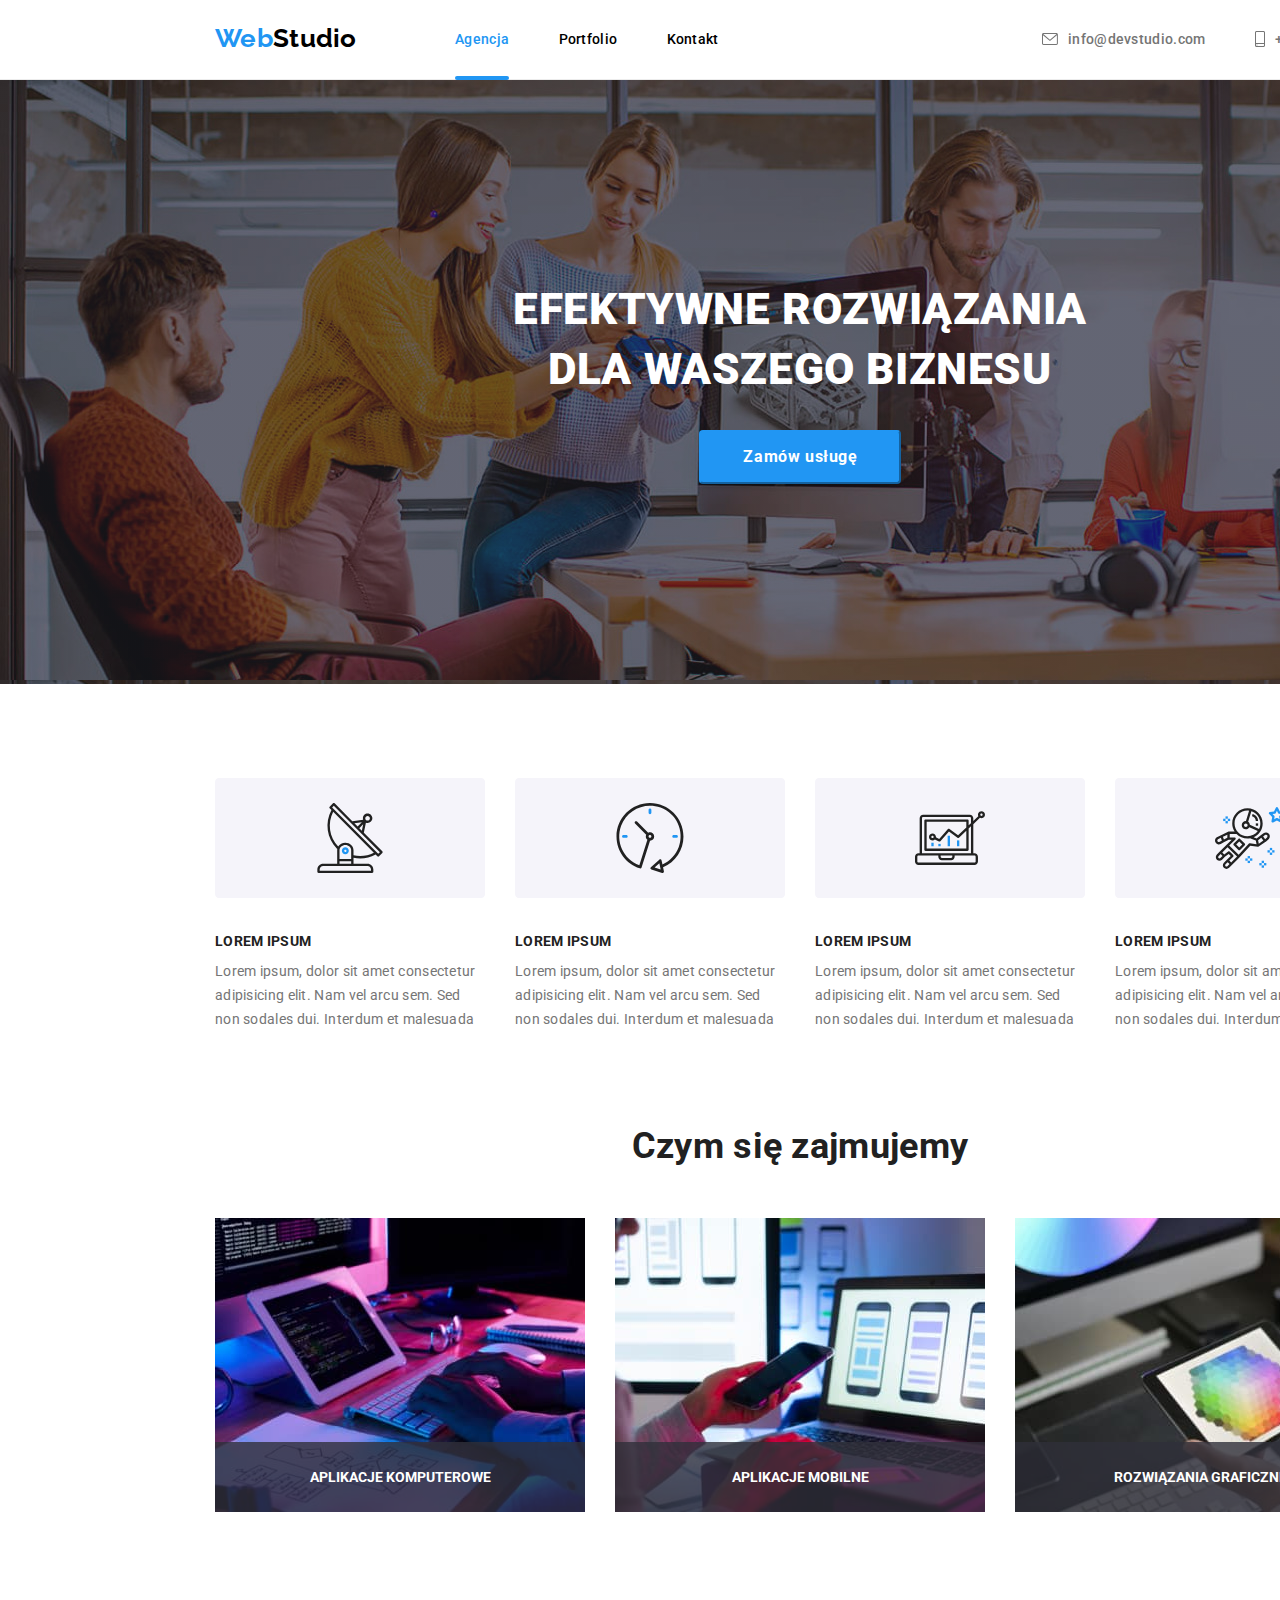
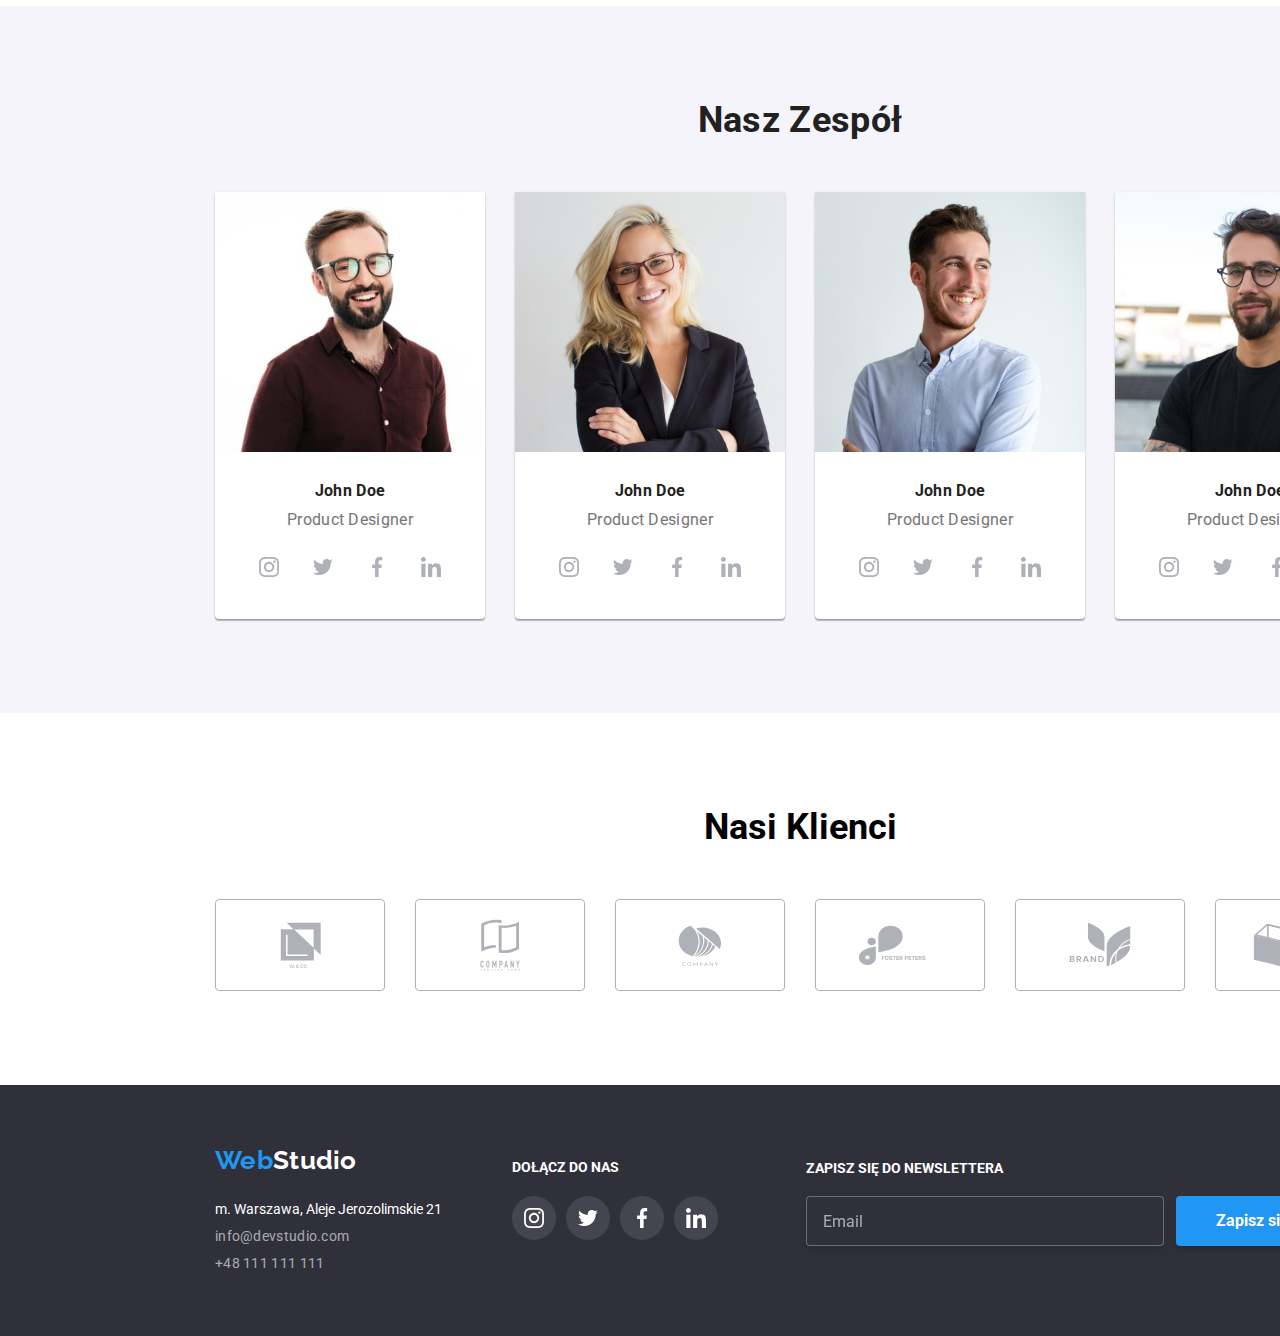
<file: index.html>
<!DOCTYPE html>
<html lang="pl">
  <head>
    <meta charset="UTF-8" />
    <meta http-equiv="X-UA-Compatible" content="IE=edge" />
    <meta name="viewport" content="width=device-width, initial-scale=1.0" />
    <title>goit-markup-hw-07</title>
    <link
      href="
    https://cdn.jsdelivr.net/npm/modern-normalize@1.1.0/modern-normalize.min.css
    "
      rel="stylesheet"
    />
    <link rel="stylesheet" href="./css/main.min.css" />
    <link rel="preconnect" href="https://fonts.googleapis.com" />
    <link rel="preconnect" href="https://fonts.gstatic.com" crossorigin />
    <link
      href="https://fonts.googleapis.com/css2?family=Raleway:wght@700&family=Roboto:wght@400;500;700;900&display=swap"
      rel="stylesheet"
    />
  </head>
  <body>
    <header>
      <div class="container">
        <div class="header">
          <div class="header__logo">
            <a href="index.html" class="header__logo--up"
              ><span class="web">Web</span
              ><span class="studio-up">Studio</span></a
            >
          </div>

          <!-- Nawigacja do innych stron -->

          <div class="nav">
            <ul class="nav__list">
              <li><a href="index.html" class="agency active">Agencja</a></li>
              <li><a href="portfolio.html" class="portfolio">Portfolio</a></li>
              <li><a href="/kontakt" class="contact">Kontakt</a></li>
            </ul>
          </div>

          <!-- Mail i telefon-->
          <div class="contact-details">
            <a href="mailto:info@devstudio.com" class="contact-details__email">
              <svg class="email-icon">
                <use href="./images/icons.svg#icon-mail"></use>
              </svg>
              info@devstudio.com</a
            >

            <a href="tel:+48111111111" class="contact-details__tel">
              <svg class="tel-icon contact-details__tel">
                <use href="./images/icons.svg#icon-tel"></use>
              </svg>
              +48 111 111 111</a
            >
          </div>
        </div>
      </div>
    </header>

    <main>
      <!--Główny nagłówek + przycisk-->
      <div class="button">
        <h1 class="button__description">
          EFEKTYWNE ROZWIĄZANIA <br />
          DLA WASZEGO BIZNESU
        </h1>
        <button type="button" class="button__order" data-modal-open>
          Zamów usługę
        </button>
      </div>
      <!--Opisy-->
      <div class="ipsum_background">
        <div class="container">
          <section class="section">
            <div>
              <ul class="lorem-images">
                <li class="lorem-images__icon">
                  <svg class="icon" width="270" height="120">
                    <use href="./images/icons.svg#icon-antenna"></use>
                  </svg>
                </li>
                <li class="lorem-images__icon">
                  <svg class="icon" width="270" height="120">
                    <use href="./images/icons.svg#icon-clock" class=""></use>
                  </svg>
                </li>
                <li class="lorem-images__icon">
                  <svg class="icon" width="270" height="120">
                    <use href="./images/icons.svg#icon-computer" class=""></use>
                  </svg>
                </li>
                <li class="lorem-images__icon">
                  <svg class="icon" width="270" height="120">
                    <use
                      href="./images/icons.svg#icon-astronaut"
                      class=""
                    ></use>
                  </svg>
                </li>
              </ul>
            </div>
            <div class="lorem">
              <ul>
                <li>
                  <p class="lorem__ipsum-main">LOREM IPSUM</p>
                  <p class="lorem__ipsum-secondarry">
                    Lorem ipsum, dolor sit amet consectetur adipisicing elit.
                    Nam vel arcu sem. Sed non sodales dui. Interdum et malesuada
                  </p>
                </li>
                <li>
                  <p class="lorem__ipsum-main">LOREM IPSUM</p>
                  <p class="lorem__ipsum-secondarry">
                    Lorem ipsum, dolor sit amet consectetur adipisicing elit.
                    Nam vel arcu sem. Sed non sodales dui. Interdum et malesuada
                  </p>
                </li>
                <li>
                  <p class="lorem__ipsum-main">LOREM IPSUM</p>
                  <p class="lorem__ipsum-secondarry">
                    Lorem ipsum, dolor sit amet consectetur adipisicing elit.
                    Nam vel arcu sem. Sed non sodales dui. Interdum et malesuada
                  </p>
                </li>
                <li>
                  <p class="lorem__ipsum-main">LOREM IPSUM</p>
                  <p class="lorem__ipsum-secondarry">
                    Lorem ipsum, dolor sit amet consectetur adipisicing elit.
                    Nam vel arcu sem. Sed non sodales dui. Interdum et malesuada
                  </p>
                </li>
              </ul>
            </div>
          </section>
        </div>
      </div>
      <!--Photo-->
      <div class="container">
        <section class="section">
          <div class="photos">
            <h2 class="photos__title">Czym się zajmujemy</h2>

            <ul class="photo">
              <li>
                <div class="photo__label">
                  <p class="photo__descrition">Aplikacje komputerowe</p>
                </div>
                <img
                  src="images/img01.jpg"
                  alt="Programowanie"
                  width="370"
                  height="294"
                />
              </li>
              <li>
                <div class="photo__label">
                  <p class="photo__descrition">Aplikacje mobilne</p>
                </div>
                <img
                  src="images/img02.jpg"
                  alt="Smartfony"
                  width="370"
                  height="294"
                />
              </li>
              <li>
                <div class="photo__label">
                  <p class="photo__descrition">Rozwiązania graficzne</p>
                </div>
                <img
                  src="images/img03.jpg"
                  alt="paleta kolorów na tablecie"
                  width="370"
                  height="294"
                />
              </li>
            </ul>
          </div>
        </section>
      </div>

      <!--Team-->
      <div class="team-background">
        <div class="container">
          <section class="section">
            <div class="our-team">
              <h2 class="our-team__title">Nasz Zespół</h2>
              <ul class="our-team__list">
                <li class="our-team__member">
                  <figure>
                    <img
                      src="images/portrait01.jpg"
                      alt="John Product Designer"
                      width="270"
                      height="260"
                    />
                    <figcaption>
                      <p class="our-team__member--john-doe">John Doe</p>
                      <p class="our-team__member--member-text">
                        Product Designer
                      </p>
                      <ul class="social">
                        <li>
                          <a href="link" class="social__link"
                            ><svg width="20" height="20">
                              <use
                                href="./images/icons.svg#icon-instagram"
                              ></use>
                            </svg>
                          </a>
                        </li>
                        <li>
                          <a href="link" class="social__link"
                            ><svg width="20" height="20">
                              <use href="./images/icons.svg#icon-twitter"></use>
                            </svg>
                          </a>
                        </li>
                        <li>
                          <a href="link" class="social__link"
                            ><svg width="20" height="20">
                              <use
                                href="./images/icons.svg#icon-facebook"
                              ></use>
                            </svg>
                          </a>
                        </li>
                        <li>
                          <a href="link" class="social__link"
                            ><svg width="20" height="20">
                              <use
                                href="./images/icons.svg#icon-linkedin"
                              ></use>
                            </svg>
                          </a>
                        </li>
                      </ul>
                    </figcaption>
                  </figure>
                </li>

                <li class="our-team__member">
                  <figure>
                    <img
                      src="images/portrait02.jpg"
                      alt="John Product Designer"
                      width="270"
                      height="260"
                    />
                    <figcaption>
                      <p class="our-team__member--john-doe">John Doe</p>
                      <p class="our-team__member--member-text">
                        Product Designer
                      </p>
                      <ul class="social">
                        <li>
                          <a href="link" class="social__link"
                            ><svg width="20" height="20">
                              <use
                                href="./images/icons.svg#icon-instagram"
                              ></use>
                            </svg>
                          </a>
                        </li>
                        <li>
                          <a href="link" class="social__link"
                            ><svg width="20" height="20">
                              <use href="./images/icons.svg#icon-twitter"></use>
                            </svg>
                          </a>
                        </li>
                        <li>
                          <a href="link" class="social__link"
                            ><svg width="20" height="20">
                              <use
                                href="./images/icons.svg#icon-facebook"
                              ></use>
                            </svg>
                          </a>
                        </li>
                        <li>
                          <a href="link" class="social__link"
                            ><svg width="20" height="20">
                              <use
                                href="./images/icons.svg#icon-linkedin"
                              ></use>
                            </svg>
                          </a>
                        </li>
                      </ul>
                    </figcaption>
                  </figure>
                </li>

                <li class="our-team__member">
                  <figure>
                    <img
                      src="images/portrait03.jpg"
                      alt="John Product Designer"
                      width="270"
                      height="260"
                    />
                    <figcaption>
                      <p class="our-team__member--john-doe">John Doe</p>
                      <p class="our-team__member--member-text">
                        Product Designer
                      </p>
                      <ul class="social">
                        <li>
                          <a href="link" class="social__link"
                            ><svg width="20" height="20">
                              <use
                                href="./images/icons.svg#icon-instagram"
                              ></use>
                            </svg>
                          </a>
                        </li>
                        <li>
                          <a href="link" class="social__link"
                            ><svg width="20" height="20">
                              <use href="./images/icons.svg#icon-twitter"></use>
                            </svg>
                          </a>
                        </li>
                        <li>
                          <a href="link" class="social__link"
                            ><svg width="20" height="20">
                              <use
                                href="./images/icons.svg#icon-facebook"
                              ></use>
                            </svg>
                          </a>
                        </li>
                        <li>
                          <a href="link" class="social__link"
                            ><svg width="20" height="20">
                              <use
                                href="./images/icons.svg#icon-linkedin"
                              ></use>
                            </svg>
                          </a>
                        </li>
                      </ul>
                    </figcaption>
                  </figure>
                </li>

                <li class="our-team__member">
                  <figure>
                    <img
                      src="images/portrait04.jpg"
                      alt="John Product Designer"
                      width="270"
                      height="260"
                    />
                    <figcaption>
                      <p class="our-team__member--john-doe">John Doe</p>
                      <p class="our-team__member--member-text">
                        Product Designer
                      </p>
                      <ul class="social">
                        <li>
                          <a href="link" class="social__link"
                            ><svg width="20" height="20">
                              <use
                                href="./images/icons.svg#icon-instagram"
                              ></use>
                            </svg>
                          </a>
                        </li>
                        <li>
                          <a href="link" class="social__link"
                            ><svg width="20" height="20">
                              <use href="./images/icons.svg#icon-twitter"></use>
                            </svg>
                          </a>
                        </li>
                        <li>
                          <a href="link" class="social__link"
                            ><svg width="20" height="20">
                              <use
                                href="./images/icons.svg#icon-facebook"
                              ></use>
                            </svg>
                          </a>
                        </li>
                        <li>
                          <a href="link" class="social__link"
                            ><svg width="20" height="20">
                              <use
                                href="./images/icons.svg#icon-linkedin"
                              ></use>
                            </svg>
                          </a>
                        </li>
                      </ul>
                    </figcaption>
                  </figure>
                </li>
              </ul>
            </div>
          </section>
        </div>
      </div>

      <!-- Our Clients -->

      <div class="clients-background">
        <div class="container">
          <section class="section">
            <div class="our-clients">
              <p class="our-clients__title">Nasi Klienci</p>
              <ul class="our-clients__list">
                <li class="our-clients__box">
                  <a href="#">
                    <svg class="client-logo" width="41px" height="46.7px">
                      <use href="./images/icons.svg#icon-klient1"></use>
                    </svg>
                  </a>
                </li>
                <li class="our-clients__box">
                  <a href="#">
                    <svg class="client-logo" width="40px" height="52px">
                      <use href="./images/icons.svg#icon-klient2"></use>
                    </svg>
                  </a>
                </li>
                <li class="our-clients__box">
                  <a href="#">
                    <svg class="client-logo" width="43.46px" height="41.18px">
                      <use href="./images/icons.svg#icon-klient3"></use>
                    </svg>
                  </a>
                </li>
                <li class="our-clients__box">
                  <a href="#">
                    <svg class="client-logo" width="84.44px" height="40.62px">
                      <use href="./images/icons.svg#icon-klient4"></use>
                    </svg>
                  </a>
                </li>
                <li class="our-clients__box">
                  <a href="#">
                    <svg class="client-logo" width="62.54px" height="45.43px">
                      <use href="./images/icons.svg#icon-klient5"></use>
                    </svg>
                  </a>
                </li>
                <li class="our-clients__box">
                  <a href="#">
                    <svg class="client-logo" width="93.79px" height="43.93px">
                      <use href="./images/icons.svg#icon-klient6"></use>
                    </svg>
                  </a>
                </li>
              </ul>
            </div>
          </section>
        </div>
      </div>
    </main>

    <!--Footer-->

    <footer class="section_footer">
      <div class="container">
        <div>
          <section>
            <div class="lower-line">
              <div class="left_section">
                <h3>
                  <a href="index.html" class="logo-down"
                    ><span class="logo-down__first">Web</span
                    ><span class="logo-down__second">Studio</span></a
                  >
                </h3>

                <address class="adress-down">
                  m. Warszawa, Aleje Jerozolimskie 21
                </address>

                <div class="footer-contact">
                  <a
                    class="footer-contact__email"
                    href="mailto:info@devstudio.com"
                    >info@devstudio.com</a
                  >
                  <br />
                  <a class="footer-contact__tel" href="tel:+48111111111"
                    >+48 111 111 111</a
                  >
                </div>
              </div>
              <div class="middle-column">
                <div class="footer-social">
                  <p class="footer-social__title">dołącz do nas</p>
                  <ul class="footer-social__list">
                    <li class="footer-social__link">
                      <a href="#" class="footer-socialmedia-link">
                        <svg class="footer-icon" width="20" height="20">
                          <use href="./images/icons.svg#icon-instagram"></use>
                        </svg>
                      </a>
                    </li>
                    <li class="footer-social__link">
                      <a href="#" class="footer-socialmedia-link"
                        ><svg class="footer-icon" width="20" height="20">
                          <use href="./images/icons.svg#icon-twitter"></use>
                        </svg>
                      </a>
                    </li>
                    <li class="footer-social__link">
                      <a href="#" class="footer-socialmedia-link"
                        ><svg class="footer-icon" width="20" height="20">
                          <use href="./images/icons.svg#icon-facebook"></use>
                        </svg>
                      </a>
                    </li>
                    <li class="footer-social__link">
                      <a href="#" class="footer-socialmedia-link"
                        ><svg class="footer-icon" width="20" height="20">
                          <use href="./images/icons.svg#icon-linkedin"></use>
                        </svg>
                      </a>
                    </li>
                  </ul>
                </div>
              </div>
              <div class="right-section">
                <p>zapisz się do newslettera</p>
                <form
                  class="newsletter"
                  name="signup_newsletter"
                  autocomplete="off"
                  novalidate
                >
                  <input
                    class="newsletter--style"
                    type="email"
                    name="email"
                    placeholder="Email"
                  />

                  <button class="newsletter__button" type="submit">
                    Zapisz się
                    <svg class="newsletter__icon" width="24" height="24">
                      <use href="./images/icons.svg#icon-send"></use>
                    </svg>
                  </button>
                </form>
              </div>
            </div>
          </section>
        </div>
      </div>
    </footer>
    <!-- Footer - end -->

    <!-- Modal start -->

    <div class="backdrop is-hidden" data-modal>
      <div class="modal">
        <div class="modal__form">
          <button type="button" class="close-btn" data-modal-close>
            <svg class="icon-close">
              <use href="images/icons.svg#icon-close"></use>
            </svg>
          </button>
          <!-- </div>
                <div class="modal-form"> -->
          <div class="modal__title">Zostaw swoje dane w formularzu poniżej</div>
          <!-- Formularz -->
          <form>
            <ul class="modal__form-list">
              <li class="modal__form-item">
                <label for="username">Imię</label>
                <input
                  class="input-box"
                  type="text"
                  name="username"
                  id="username"
                />
                <svg class="modal__icons">
                  <use href="images/icons.svg#icon-profile"></use>
                </svg>
              </li>
              <li class="modal__form-item">
                <label for="phone-number">Telefon</label>
                <input
                  class="input-box"
                  type="tel"
                  name="phone-number"
                  id="phone-number"
                />
                <svg class="modal__icons">
                  <use href="images/icons.svg#icon-phone"></use>
                </svg>
              </li>
              <li class="modal__form-item">
                <label for="email">E-mail</label>
                <input class="input-box" name="email" type="email" id="email" />
                <svg class="modal__icons">
                  <use href="images/icons.svg#icon-mail2"></use>
                </svg>
              </li>
              <li class="modal__form-item">
                <label for="feedback">Komentarz</label>
                <textarea
                  class="input-box"
                  name="feedback"
                  id="feedback"
                  placeholder="Wpisz komentarz"
                ></textarea>
              </li>
              <li class="modal__form-agreement">
                <div class="modal__agreement">
                  <input
                    class="checkbox"
                    type="checkbox"
                    name="agreements"
                    value="agreement"
                    id="agreements"
                    required
                  />
                  <svg class="modal__agree-icon">
                    <use href="images/icons.svg#icon-agree"></use>
                  </svg>
                </div>
                <label for="agreements">
                  <span class="modal__agree-text">
                    Oświadczam iż akceptuję
                    <a href="" class="modal__link">Regulamin</a>
                    <span class="space">i</span>
                    <a href="" class="modal__link"> Politykę Prywatności.</a>
                  </span>
                </label>
              </li>
              <li class="modal__button">
                <button type="submit" class="modal__button-send">Wyślij</button>
              </li>
            </ul>
          </form>
        </div>
      </div>
    </div>
    <script src="./js/modal.js"></script>
  </body>
</html>
</file>
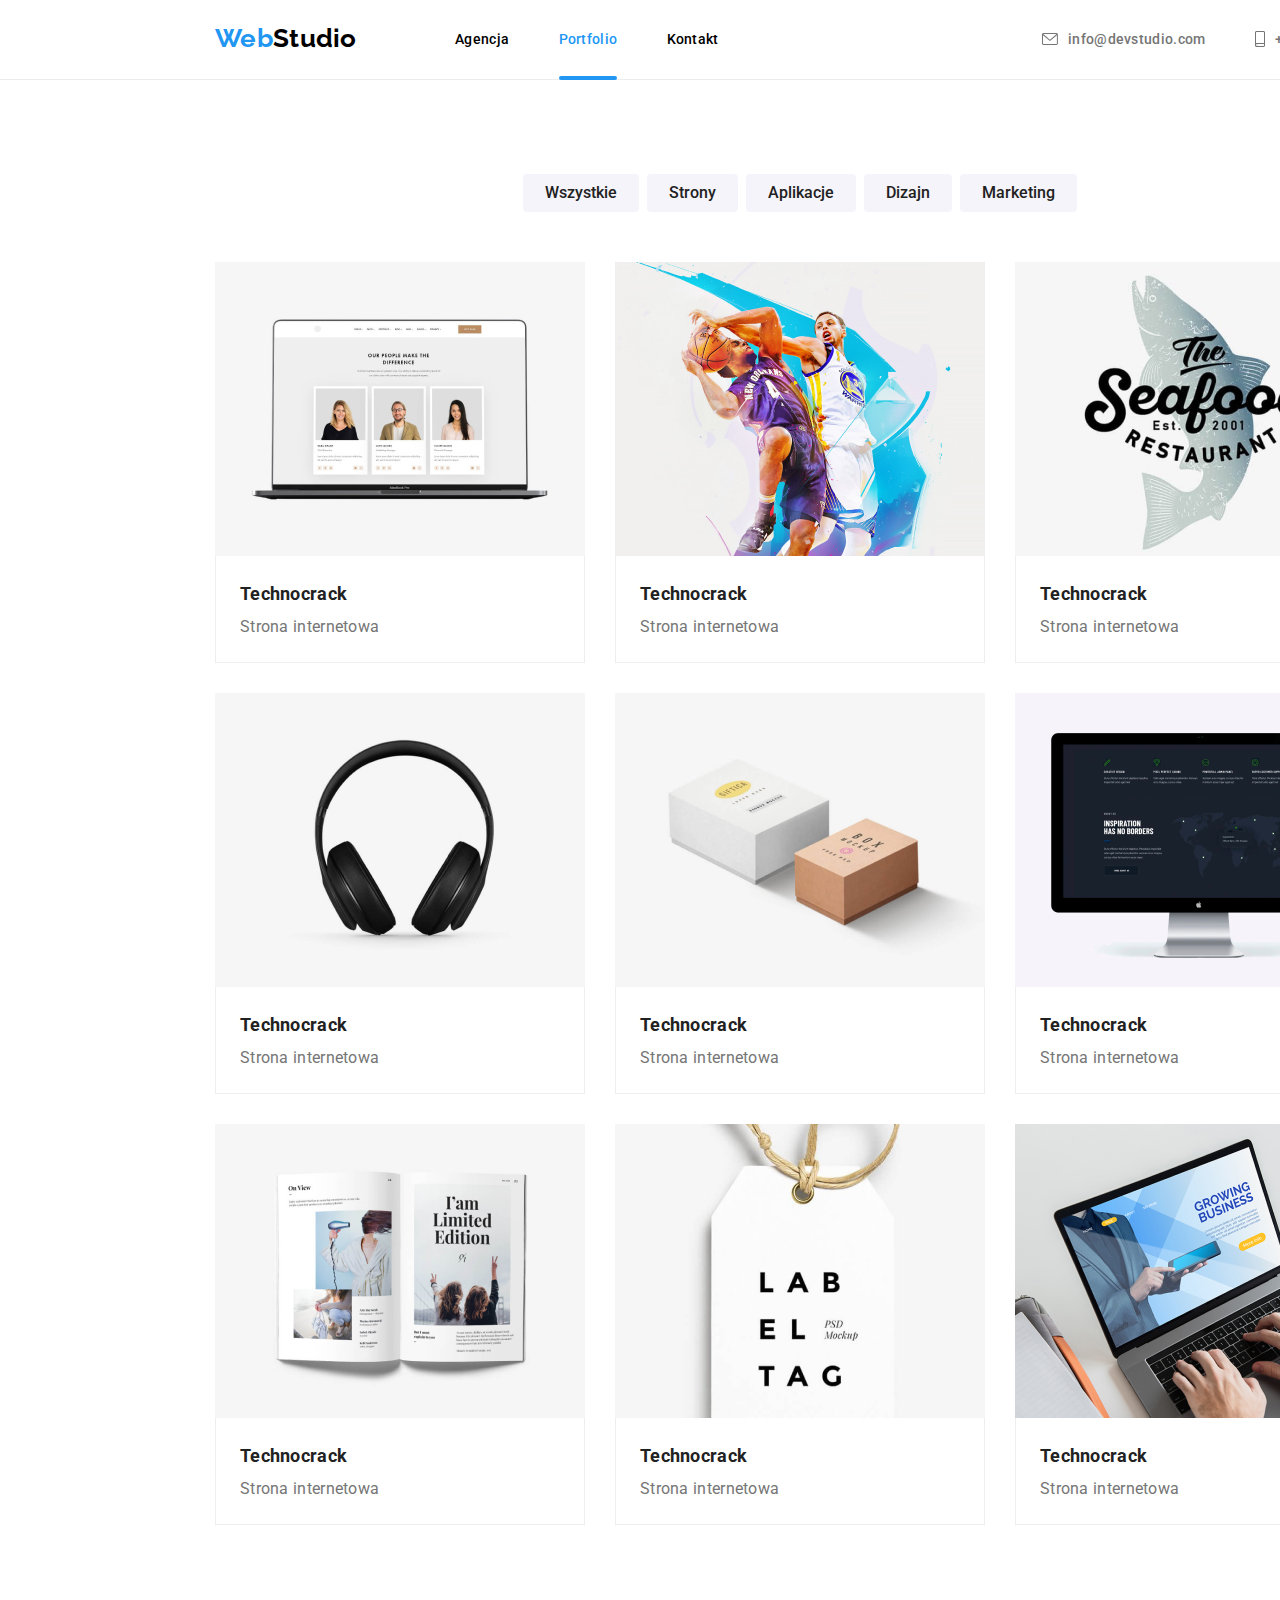
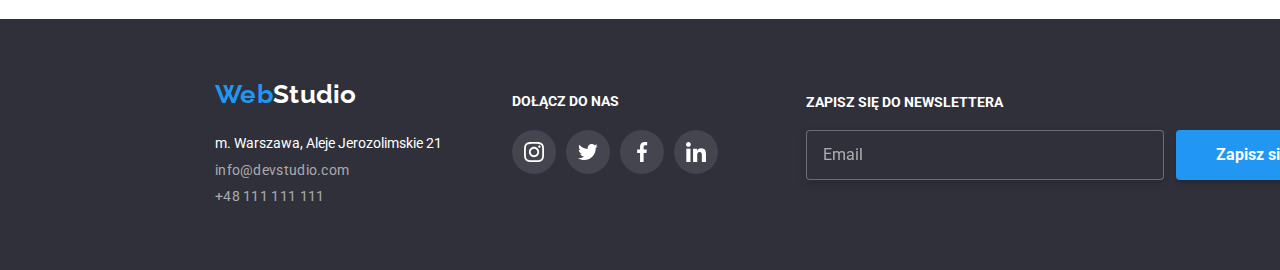
<file: portfolio.html>
<!DOCTYPE html>
<html lang="pl">
  <head>
    <meta charset="UTF-8" />
    <meta http-equiv="X-UA-Compatible" content="IE=edge" />
    <meta name="viewport" content="width=device-width, initial-scale=1.0" />
    <title>goit-markup-hw-07</title>
    <link
      href="
    https://cdn.jsdelivr.net/npm/modern-normalize@1.1.0/modern-normalize.min.css
    "
      rel="stylesheet"
    />
    <link rel="stylesheet" href="./css/main.min.css" />
    <link rel="preconnect" href="https://fonts.googleapis.com" />
    <link rel="preconnect" href="https://fonts.gstatic.com" crossorigin />
    <link
      href="https://fonts.googleapis.com/css2?family=Raleway:wght@700&family=Roboto:wght@400;500;700;900&display=swap"
      rel="stylesheet"
    />
  </head>
  <body>
    <header>
      <div class="container">
        <div class="header">
          <div class="header__logo">
            <a href="index.html" class="header__logo--up"
              ><span class="web">Web</span
              ><span class="studio-up">Studio</span></a
            >
          </div>

          <!-- Nawigacja do innych stron -->

          <div class="nav">
            <ul class="nav__list">
              <li><a href="index.html" class="agency">Agencja</a></li>
              <li>
                <a href="portfolio.html" class="portfolio active">Portfolio</a>
              </li>
              <li><a href="/kontakt" class="contact">Kontakt</a></li>
            </ul>
          </div>

          <!-- Mail i telefon-->
          <div class="contact-details">
            <a href="mailto:info@devstudio.com" class="contact-details__email">
              <svg class="email-icon">
                <use href="./images/icons.svg#icon-mail"></use>
              </svg>
              info@devstudio.com</a
            >

            <a href="tel:+48111111111" class="contact-details__tel">
              <svg class="tel-icon contact-details__tel">
                <use href="./images/icons.svg#icon-tel"></use>
              </svg>
              +48 111 111 111</a
            >
          </div>
        </div>
      </div>
    </header>

    <main>
      <div class="container">
        <div class="section">
          <!--Przyciski-->
          <div class="buttons">
            <ul class="selectors">
              <li>
                <button type="button" class="selectors--one">Wszystkie</button>
              </li>
              <li>
                <button type="button" class="selectors--one">Strony</button>
              </li>
              <li>
                <button type="button" class="selectors--one">Aplikacje</button>
              </li>
              <li>
                <button type="button" class="selectors--one">Dizajn</button>
              </li>
              <li>
                <button type="button" class="selectors--one">Marketing</button>
              </li>
            </ul>
          </div>
          <!--Wybór produktów (nazwy plikow jpg zaczynają się od p-portfolio)-->
          <div class="products">
            <ul class="products__list">
              <li class="products__prod">
                <div class="products__label-box">
                  <img
                    src="images/plogo-one.jpg"
                    alt="Technocrack"
                    width="370"
                    height="294"
                  />

                  <p class="products__label-box--overflow">
                    Technocrack jest popularną platformą wykorzystywaną do
                    rozpowszechniania koronawirusa. Firmy wykorzystują tę
                    platformę do celów szpiegowskich i ataków na
                    niezabezpieczone serwery konkurencji
                  </p>
                </div>
                <div class="products__label-box--box">
                  <p class="products__label-box--title">Technocrack</p>
                  <p class="products__label-box--decription">
                    Strona internetowa
                  </p>
                </div>
              </li>
              <li class="products__prod">
                <div class="products__label-box">
                  <img
                    src="images/plogo-two.jpg"
                    alt="New Orlean vs Golden Star"
                    width="370"
                    height="294"
                  />
                  <p class="products__label-box--overflow">
                    Technocrack jest popularną platformą wykorzystywaną do
                    rozpowszechniania koronawirusa. Firmy wykorzystują tę
                    platformę do celów szpiegowskich i ataków na
                    niezabezpieczone serwery konkurencji
                  </p>
                </div>
                <div class="products__label-box--box">
                  <p class="products__label-box--title">Technocrack</p>
                  <p class="products__label-box--decription">
                    Strona internetowa
                  </p>
                </div>
              </li>
              <li class="products__prod">
                <div class="products__label-box">
                  <img
                    src="images/plogo-three.jpg"
                    alt="Seafood Restaurant"
                    width="370"
                    height="294"
                  />
                  <p class="products__label-box--overflow">
                    Technocrack jest popularną platformą wykorzystywaną do
                    rozpowszechniania koronawirusa. Firmy wykorzystują tę
                    platformę do celów szpiegowskich i ataków na
                    niezabezpieczone serwery konkurencji
                  </p>
                </div>
                <div class="products__label-box--box">
                  <p class="products__label-box--title">Technocrack</p>
                  <p class="products__label-box--decription">
                    Strona internetowa
                  </p>
                </div>
              </li>
              <li class="products__prod">
                <div class="products__label-box">
                  <img
                    src="images/plogo-four.jpg"
                    alt="Headphones"
                    width="370"
                    height="294"
                  />
                  <p class="products__label-box--overflow">
                    Technocrack jest popularną platformą wykorzystywaną do
                    rozpowszechniania koronawirusa. Firmy wykorzystują tę
                    platformę do celów szpiegowskich i ataków na
                    niezabezpieczone serwery konkurencji
                  </p>
                </div>
                <div class="products__label-box--box">
                  <p class="products__label-box--title">Technocrack</p>
                  <p class="products__label-box--decription">
                    Strona internetowa
                  </p>
                </div>
              </li>
              <li class="products__prod">
                <div class="products__label-box">
                  <img
                    src="images/plogo-five.jpg"
                    alt="Boxes"
                    width="370"
                    height="294"
                  />
                  <p class="products__label-box--overflow">
                    Technocrack jest popularną platformą wykorzystywaną do
                    rozpowszechniania koronawirusa. Firmy wykorzystują tę
                    platformę do celów szpiegowskich i ataków na
                    niezabezpieczone serwery konkurencji
                  </p>
                </div>
                <div class="products__label-box--box">
                  <p class="products__label-box--title">Technocrack</p>
                  <p class="products__label-box--decription">
                    Strona internetowa
                  </p>
                </div>
              </li>
              <li class="products__prod">
                <div class="products__label-box">
                  <img
                    src="images/plogo-six.jpg"
                    alt="Monitor"
                    width="370"
                    height="294"
                  />
                  <p class="products__label-box--overflow">
                    Technocrack jest popularną platformą wykorzystywaną do
                    rozpowszechniania koronawirusa. Firmy wykorzystują tę
                    platformę do celów szpiegowskich i ataków na
                    niezabezpieczone serwery konkurencji
                  </p>
                </div>
                <div class="products__label-box--box">
                  <p class="products__label-box--title">Technocrack</p>
                  <p class="products__label-box--decription">
                    Strona internetowa
                  </p>
                </div>
              </li>
              <li class="products__prod">
                <div class="products__label-box">
                  <img
                    src="images/plogo-seven.jpg"
                    alt="Magazine"
                    width="370"
                    height="294"
                  />
                  <p class="products__label-box--overflow">
                    Technocrack jest popularną platformą wykorzystywaną do
                    rozpowszechniania koronawirusa. Firmy wykorzystują tę
                    platformę do celów szpiegowskich i ataków na
                    niezabezpieczone serwery konkurencji
                  </p>
                </div>
                <div class="products__label-box--box">
                  <p class="products__label-box--title">Technocrack</p>
                  <p class="products__label-box--decription">
                    Strona internetowa
                  </p>
                </div>
              </li>
              <li class="products__prod">
                <div class="products__label-box">
                  <img
                    src="images/plogo-eight.jpg"
                    alt="Tag"
                    width="370"
                    height="294"
                  />
                  <p class="products__label-box--overflow">
                    Technocrack jest popularną platformą wykorzystywaną do
                    rozpowszechniania koronawirusa. Firmy wykorzystują tę
                    platformę do celów szpiegowskich i ataków na
                    niezabezpieczone serwery konkurencji
                  </p>
                </div>
                <div class="products__label-box--box">
                  <p class="products__label-box--title">Technocrack</p>
                  <p class="products__label-box--decription">
                    Strona internetowa
                  </p>
                </div>
              </li>
              <li class="products__prod">
                <div class="products__label-box">
                  <img
                    src="images/plogo-nine.jpg"
                    alt="Laptop"
                    width="370"
                    height="294"
                  />
                  <p class="products__label-box--overflow">
                    Technocrack jest popularną platformą wykorzystywaną do
                    rozpowszechniania koronawirusa. Firmy wykorzystują tę
                    platformę do celów szpiegowskich i ataków na
                    niezabezpieczone serwery konkurencji
                  </p>
                </div>
                <div class="products__label-box--box">
                  <p class="products__label-box--title">Technocrack</p>
                  <p class="products__label-box--decription">
                    Strona internetowa
                  </p>
                </div>
              </li>
            </ul>
          </div>
        </div>
      </div>
    </main>

    <!--Footer-->

    <footer class="section_footer">
      <div class="container">
        <div>
          <section>
            <div class="lower-line">
              <div class="left_section">
                <h3>
                  <a href="index.html" class="logo-down"
                    ><span class="logo-down__first">Web</span
                    ><span class="logo-down__second">Studio</span></a
                  >
                </h3>

                <address class="adress-down">
                  m. Warszawa, Aleje Jerozolimskie 21
                </address>

                <div class="footer-contact">
                  <a
                    class="footer-contact__email"
                    href="mailto:info@devstudio.com"
                    >info@devstudio.com</a
                  >
                  <br />
                  <a class="footer-contact__tel" href="tel:+48111111111"
                    >+48 111 111 111</a
                  >
                </div>
              </div>
              <div class="middle-column">
                <div class="footer-social">
                  <p class="footer-social__title">dołącz do nas</p>
                  <ul class="footer-social__list">
                    <li class="footer-social__link">
                      <a href="#" class="footer-socialmedia-link">
                        <svg class="footer-icon" width="20" height="20">
                          <use href="./images/icons.svg#icon-instagram"></use>
                        </svg>
                      </a>
                    </li>
                    <li class="footer-social__link">
                      <a href="#" class="footer-socialmedia-link"
                        ><svg class="footer-icon" width="20" height="20">
                          <use href="./images/icons.svg#icon-twitter"></use>
                        </svg>
                      </a>
                    </li>
                    <li class="footer-social__link">
                      <a href="#" class="footer-socialmedia-link"
                        ><svg class="footer-icon" width="20" height="20">
                          <use href="./images/icons.svg#icon-facebook"></use>
                        </svg>
                      </a>
                    </li>
                    <li class="footer-social__link">
                      <a href="#" class="footer-socialmedia-link"
                        ><svg class="footer-icon" width="20" height="20">
                          <use href="./images/icons.svg#icon-linkedin"></use>
                        </svg>
                      </a>
                    </li>
                  </ul>
                </div>
              </div>
              <div class="right-section">
                <p>zapisz się do newslettera</p>
                <form
                  class="newsletter"
                  name="signup_newsletter"
                  autocomplete="off"
                  novalidate
                >
                  <input
                    class="newsletter--style"
                    type="email"
                    name="email"
                    placeholder="Email"
                  />

                  <button class="newsletter__button" type="submit">
                    Zapisz się
                    <svg class="newsletter__icon" width="24" height="24">
                      <use href="./images/icons.svg#icon-send"></use>
                    </svg>
                  </button>
                </form>
              </div>
            </div>
          </section>
        </div>
      </div>
    </footer>
  </body>
</html>
</file>
<file: css/main.min.css>
:root{--first-text-color: #212121;--second-text-color: #757575;--third-text-color: #ffffff;--fourth-text-color: #2196f3;--fifth-text-color: #000;--first-background-color: #fff;--second-background-color: #2f303a;--button-color: #2196f3;--selectors-background-colour: #f5f4fa;--background-colour: #f5f4fa}body{font-family:"Roboto","Raleway",sans-serif;color:var(--second-text-color);width:1600px;margin-left:auto;margin-right:auto}*{margin:0;padding:0}img{display:block}.container{width:1200px;margin:0 auto;padding-left:15px;padding-right:15px}.section{padding-top:94px;padding-bottom:94px}.ipsum_background .section{padding-bottom:0px}.team-background{background-color:var(--background-colour)}.section_footer{background-color:var(--second-background-color)}.lower-line{padding-top:60px;padding-bottom:60px;display:flex}.middle-column{justify-content:center;align-items:center}.right-section{justify-content:center;align-items:center;width:570px;height:86px;margin-left:78px}header{border-bottom:1px solid #ececec}.header{background-color:var(--first-background-color);display:flex;justify-content:space-between;padding-top:24px;padding-bottom:25px}.header__logo{display:inline;text-align:left}.header__logo--up{font-family:Raleway;font-weight:700;font-size:26px;letter-spacing:.3px;text-decoration:none}.web{color:var(--fourth-text-color)}.studio-up{color:var(--fifth-text-color)}.nav{display:flex;align-items:center}.nav ul{font-weight:500;font-size:14px;line-height:1.17;letter-spacing:.3px;word-spacing:46px;display:inline;padding-left:93px}.nav__list li{display:inline;text-decoration:none}.nav__list a{text-decoration:none;position:relative}.nav__list a:hover,.nav__list a:focus{color:var(--fourth-text-color);transition-property:color,transform;transition-duration:250ms;transition-timing-function:cubic-bezier(0.4, 0, 0.2, 1)}.agency,.portfolio,.contact{color:#000}.active{color:#2196f3}.active::after{content:"";position:absolute;top:45px;left:0;width:100%;height:4px;border-radius:2px;background:var(--button-color);-webkit-text-decoration:var(--fourth-text-color);text-decoration:var(--fourth-text-color)}.email-icon{width:26px;height:12px;padding-right:10px;fill:var(--second-text-color)}.tel-icon{width:20px;height:16px;padding-right:10px;fill:var(--second-text-color)}.contact-details{font-weight:500;font-size:14px;letter-spacing:.3px;text-align:right;display:flex;align-items:center;padding-left:318px}.contact-details a{display:flex;align-items:center}.contact-details__email{color:var(--second-text-color);text-decoration:none;margin-right:50px;fill:var(--second-text-color)}.contact-details__email:hover,.contact-details__email:focus{color:var(--fourth-text-color);transition-duration:250ms;transition-timing-function:cubic-bezier(0.4, 0, 0.2, 1)}.contact-details__email:hover svg,.contact-details__email:focus svg{fill:var(--fourth-text-color);transition-duration:250ms;transition-timing-function:cubic-bezier(0.4, 0, 0.2, 1)}.contact-details__tel{color:var(--second-text-color);text-decoration:none}.contact-details__tel:hover,.contact-details__tel:focus{color:var(--fourth-text-color);transition-property:color,transform;transition-duration:250ms;transition-timing-function:cubic-bezier(0.4, 0, 0.2, 1)}.contact-details__tel:hover svg,.contact-details__tel:focus svg{fill:var(--fourth-text-color);transition-property:color,transform;transition-duration:250ms;transition-timing-function:cubic-bezier(0.4, 0, 0.2, 1)}.logo-down{font-family:Raleway;font-weight:700;font-size:26px;line-height:1.19;letter-spacing:.3px;text-decoration:none}.logo-down__first{color:var(--fourth-text-color)}.logo-down__second{color:var(--third-text-color)}.adress-down{font-size:14px;font-style:normal;line-height:1.91;color:var(--third-text-color);padding-top:20px}.footer-contact__email{font-size:14px;line-height:1.91;letter-spacing:.3px;text-decoration:none;color:rgba(255,255,255,.6);padding-top:9px}.footer-contact__tel{font-size:14px;line-height:1.91;letter-spacing:.3px;text-decoration:none;color:rgba(255,255,255,.6);padding-top:9px}.footer-social{padding-top:15px;padding-left:70px}.footer-social__box ul{list-style:none}.footer-social__title{font-family:"Roboto";font-weight:700;font-size:14px;line-height:1.14;color:var(--third-text-color);text-transform:uppercase;text-align:left;padding-bottom:20px}.footer-social__list{display:flex;align-items:center;justify-content:center}.footer-social__link{list-style:none}.footer-socialmedia-link{fill:#fff;display:flex;width:44px;height:44px;border-radius:50%;background-color:rgba(255,255,255,.1);align-items:center;justify-content:center;margin-right:10px}.footer-socialmedia-link:hover,.footer-socialmedia-link:focus{background-color:#2196f3;fill:#fff;transition-property:background-color,transform;transition-duration:250ms;transition-timing-function:cubic-bezier(0.4, 0, 0.2, 1);outline:none}.footer-socialmedia-link:hover,.footer-socialmedia-link:focus{background-color:#2196f3;fill:#fff;transition-property:background-color,transform;transition-duration:250ms;transition-timing-function:cubic-bezier(0.4, 0, 0.2, 1);outline:none}.right-section>p{font-family:"Roboto";font-style:normal;font-weight:700;font-size:14px;line-height:16px;text-transform:uppercase;color:var(--third-text-color);padding-bottom:20px;padding-top:15px}.newsletter{display:flex;justify-content:center;align-items:center}.newsletter--style{width:358px;height:50px;background-color:var(--second-background-color);border:1px solid rgba(255,255,255,.3);filter:drop-shadow(0px 4px 4px rgba(0, 0, 0, 0.15));border-radius:4px;margin-right:12px;padding-left:16px;color:var(--third-text-color)}.newsletter--style:hover,.newsletter--style:focus{outline:1px solid #2196f3;color:var(--third-text-color)}.newsletter--style::-moz-placeholder{font-family:"Roboto";font-style:normal;font-weight:400;font-size:16px;display:flex;align-items:center;color:rgba(255,255,255,.6)}.newsletter--style::placeholder{font-family:"Roboto";font-style:normal;font-weight:400;font-size:16px;display:flex;align-items:center;color:rgba(255,255,255,.6)}.newsletter--style::after{color:var(--third-text-color)}.newsletter__button{width:200px;height:50px;background:#2196f3;box-shadow:0px 4px 4px rgba(0,0,0,.15);border:none;border-radius:4px;font-family:"Roboto";font-style:normal;font-weight:700;font-size:16px;color:var(--third-text-color);display:flex;align-items:center;text-align:center;justify-content:center;cursor:pointer}.newsletter__icon{margin-left:24px}.button{background-image:linear-gradient(to right, rgba(47, 48, 58, 0.4) 100%, rgba(47, 48, 58, 0.4) 100%),url(../images/Background.jpg);background-color:var(--second-background-color);text-align:center;padding:200px 0}.button__description{font-weight:900;font-size:44px;line-height:1.36;letter-spacing:.6px;text-transform:uppercase;color:var(--third-text-color);text-align:center;margin:0;padding-bottom:30px}.button__order{font-weight:700;font-size:16px;line-height:1.875;letter-spacing:.6px;background-color:var(--button-color);border-color:var(--button-color);border-radius:4px;box-shadow:0px 4px 4px rgba(0,0,0,.15);color:var(--third-text-color);cursor:pointer;padding:10px 41px 10px 42px}.lorem-images{display:flex;list-style:none;padding-bottom:30px;justify-content:space-between;gap:30px}.lorem-images__icon{align-items:center}.lorem{background-color:var(--first-background-color)}.lorem ul{display:flex;justify-content:space-evenly;gap:30px;margin:0}.lorem li{list-style:none}.lorem__ipsum-main{font-weight:700;font-size:14px;line-height:1.14;letter-spacing:.3px;color:var(--first-text-color);display:inline;list-style:none;text-align:center}.lorem__ipsum-secondarry{font-size:14px;line-height:1.71;letter-spacing:.3px;text-decoration:none;text-align:left;padding-top:10px}.photos{background-color:var(--first-background-color);display:inline;color:var(--first-text-color)}.photos__title{text-align:center;font-weight:700;font-size:36px;line-height:1.16;letter-spacing:.3px;color:var(--first-text-color);padding-bottom:50px}.photo{display:flex;align-items:center;justify-content:space-between;flex-direction:row;list-style:none;gap:30px}.photo__label{width:370px;height:70px;position:absolute;background:rgba(47,48,58,.8);margin-top:224px}.photo__descrition{font-family:"Roboto";font-weight:700;font-size:14px;line-height:16px;text-align:center;text-transform:uppercase;color:var(--third-text-color);padding-top:27px}.our-team{display:inline}.our-team__title{color:var(--first-text-color);font-weight:700;font-size:36px;line-height:1.16;letter-spacing:.3px;text-align:center;padding-bottom:50px}.our-team__list{display:flex;flex-direction:row;justify-content:space-between}.our-team__list li{list-style:none;font-size:16px;text-align:center;background-color:var(--first-background-color)}.our-team__member{width:270px;align-items:center;box-shadow:0px 1px 3px rgba(0,0,0,.12),0px 1px 1px rgba(0,0,0,.14),0px 2px 1px rgba(0,0,0,.2);border-radius:0px 0px 4px 4px}.our-team__member figure{margin:0}.our-team__member figcaption{padding-top:30px;padding-bottom:30px}.our-team__member--john-doe{font-size:16px;font-weight:700;line-height:1.18;letter-spacing:.3px;text-align:center;color:var(--first-text-color)}.our-team__member--member-text{font-size:16px;line-height:1.18;letter-spacing:.3px;text-align:center;padding-top:10px}.social{list-style:none;display:flex;margin-left:32px;gap:10px;fill:#afb1b8;padding-top:16px}.social__link{width:44px;height:44px;border-radius:50%;padding:12px;display:block;align-items:center;background:var(--socialmedia)}.social__link:hover,.social__link:focus{background-color:#2196f3;fill:#fff;transition-property:background-color,transform;transition-duration:250ms;transition-timing-function:cubic-bezier(0.4, 0, 0.2, 1);outline:none}.client-logo{display:flex;justify-content:center;align-self:center;fill:#afb1b8}.our-clients__title{font-family:Roboto;font-size:36px;font-weight:700;line-height:1.16;text-align:center;color:var(--fifth-text-color);padding-bottom:50px}.our-clients__list{display:flex;justify-content:space-between;gap:30px}.our-clients__box{list-style-type:none}.our-clients__box a{display:flex;justify-content:center;align-items:center;border:solid #afb1b8 1px;border-radius:4px;width:170px;height:92px}.our-clients__box a:hover{border:solid #2196f3 1px;border-radius:4px;width:170px;height:92px;cursor:pointer;transition-property:border,transform;transition-duration:250ms;transition-timing-function:cubic-bezier(0.4, 0, 0.2, 1)}.our-clients__box a:hover svg{fill:#2196f3;transition-property:fill,transform;transition-duration:250ms;transition-timing-function:cubic-bezier(0.4, 0, 0.2, 1)}.our-clients__box a:focus{border:solid #2196f3 1px;border-radius:4px;width:170px;height:92px;cursor:pointer;transition-property:border,transform;transition-duration:250ms;transition-timing-function:cubic-bezier(0.4, 0, 0.2, 1);outline:none}.our-clients__box a:focus svg{fill:#2196f3;transition-property:fill,transform;transition-duration:250ms;transition-timing-function:cubic-bezier(0.4, 0, 0.2, 1);outline:none}.backdrop{position:fixed;left:0;top:0;width:100%;height:100%;background-color:rgba(0,0,0,.2)}.modal{position:absolute;top:50%;left:50%;transform:translate(-50%, -50%);width:528px;min-height:581px;background-color:var(--first-background-color);box-shadow:0px 1px 3px rgba(0,0,0,.12),0px 1px 1px rgba(0,0,0,.14),0px 2px 1px rgba(0,0,0,.2);border-radius:4px}.icon-close{width:18px;height:18px}.close-btn{position:absolute;align-items:center;top:8px;right:8px;width:30px;height:30px;padding-top:5px;background-color:var(--first-background-color);border:1px solid rgba(0,0,0,.1);border-radius:50%;cursor:pointer}.close-btn:hover,.close-btn:focus{background:var(--button-color);color:var(--third-text-color);fill:var(--selectors-background-colour);box-shadow:0px 1px 3px rgba(0,0,0,.12),0px 1px 1px rgba(0,0,0,.14),0px 2px 1px rgba(0,0,0,.2);transition:color 250ms,background 250ms;transition-timing-function:cubic-bezier(0.4, 0, 0.2, 1)}.modal__form-item{margin-bottom:10px;position:relative}.modal__form-item input,.modal__form-item label,.modal__form-item textarea{margin:0;padding:0;box-sizing:border-box;display:block}.modal__form-item label{font-size:12px;line-height:1.16;color:var(--second-text-color)}.modal__form-item input{width:448px;height:40px;border:1px solid rgba(33,33,33,.2);border-radius:4px;margin-top:4px;padding-left:40px}.modal__form-item textarea{font-size:12px;line-height:1.16;height:120px;width:448px;resize:none;border:1px solid rgba(33,33,33,.2);border-radius:4px;margin-top:4px;padding:12px 16px}.modal__form-item textarea::-moz-placeholder{color:rgba(33,33,33,.5)}.modal__form-item textarea::placeholder{color:rgba(33,33,33,.5)}.modal__form-item:focus-within svg{fill:#2196f3}.modal__title{margin-top:40px;text-align:center;font-weight:700;font-size:20px;line-height:1.15;color:var(--first-text-color)}.modal__form-list{margin-top:12px;margin:12px 40px 12px;list-style:none}.modal__icons{width:18px;height:18px;bottom:9px;left:12px;fill:#212121;position:absolute}.modal__agreement{width:16px;height:15px;position:relative;border:2px solid var(--first-text-color);border-radius:3px;margin-right:8px}.modal__agreement:hover,.modal__agreement :focus-within{border-color:#2196f3}.modal__agree-icon{position:relative;z-index:100;width:17px;height:16px;border-radius:3px;transform:translate(-13%, 150%);opacity:0;fill:#fff}.modal__agree-text{display:flex;justify-content:center;font-size:14px;color:var(--second-text-color)}.modal__button{display:flex;justify-content:center}.modal__button-send{font-weight:700;font-size:16px;line-height:1.87;text-align:center;color:var(--first-background-color);padding:10px 76px;background-color:var(--button-color);border:#2196f3;border-radius:4px}.modal__button-send:hover,.modal__button-send:focus{transition-property:box-shadow;transition-duration:250ms;transition-timing-function:cubic-bezier(0.4, 0, 0.2, 1);box-shadow:0px 4px 4px rgba(0,0,0,.15);cursor:pointer}.modal__form-agreement{display:flex;justify-content:center;margin:20px 0px 30px 0px}.modal__form-agreement input{margin-right:8px;align-items:center}.modal__form-agreement input:hover,.modal__form-agreement input :focus{cursor:pointer}.modal__link{font-size:14px;color:var(--second-text-color);color:#2196f3;text-decoration:underline;padding-left:5px}.modal__link:hover,.modal__link:focus{cursor:pointer}.input-box:focus-within{outline:1px solid #2196f3}.checkbox{position:absolute;z-index:200;width:16px;height:15px;-webkit-appearance:none;-moz-appearance:none;appearance:none}.checkbox:focus{outline:none}.checkbox:checked+.modal__agree-icon{background-color:#2196f3;border:none;transform:translate(-12%, -14%);opacity:1}.space{padding-left:5px}.is-hidden{opacity:0;visibility:hidden;pointer-events:none}.buttons{padding-bottom:50px}.selectors{background-color:var(--first-background-color);display:flex;gap:8px;justify-content:center;font-weight:500;font-size:16px;letter-spacing:.3px;line-height:1.625;list-style:none;list-style:none;text-align:center}.selectors--one{color:var(--first-text-color);background-color:var(--selectors-background-colour);border:none;border-radius:4px;cursor:pointer;padding:6px 22px 6px 22px;font-family:Roboto;font-weight:500;font-size:16px;line-height:1.63}.selectors--one:hover,.selectors--one:focus{background-color:var(--button-color);color:var(--third-text-color);box-shadow:0px 2px 2px rgba(0,0,0,.12),0px 2px 1px rgba(0,0,0,.08),0px 1px 3px rgba(0,0,0,.1);transition-property:background-color,transform;transition-duration:250ms;transition-timing-function:cubic-bezier(0.4, 0, 0.2, 1)}.products__list{display:flex;align-content:space-between;flex-wrap:wrap;flex-basis:calc((100% - 60px)/3);gap:30px;align-items:center;list-style:none;list-style-type:none}.products__label-box{position:relative;overflow:hidden}.products__label-box>img{display:block;-o-object-fit:cover;object-fit:cover}.products__label-box--overflow{margin:0;position:absolute;left:0;right:0;top:0;bottom:0;background-color:rgba(33,150,243,.9);padding:49px 45px 49px 24px;font-family:"Roboto";font-style:normal;font-weight:400;font-size:18px;line-height:1.55;color:var(--third-text-color);transform:translateY(100%);transition:transform 250ms cubic-bezier(0.4, 0, 0.2, 1)}.products__label-box--box{border-right:1px solid #eee;border-bottom:1px solid #eee;border-left:1px solid #eee;padding:20px 24px 20px 24px}.products__label-box--title{font-size:18px;font-weight:700;line-height:2;letter-spacing:.3px;color:var(--first-text-color);margin:0}.products__label-box--decription{font-size:16px;line-height:1.875;letter-spacing:.3px;margin:0}.products__prod:hover,.products__prod:focus{box-shadow:0px 1px 1px rgba(0,0,0,.12),0px 4px 4px rgba(0,0,0,.06),1px 4px 6px rgba(0,0,0,.16);cursor:pointer}.products__prod:hover .products__label-box--overflow,.products__prod:focus .products__label-box--overflow{transform:translateY(0);transition-duration:250ms;transition-timing-function:cubic-bezier(0.4, 0, 0.2, 1)}/*# sourceMappingURL=main.min.css.map */
</file>
